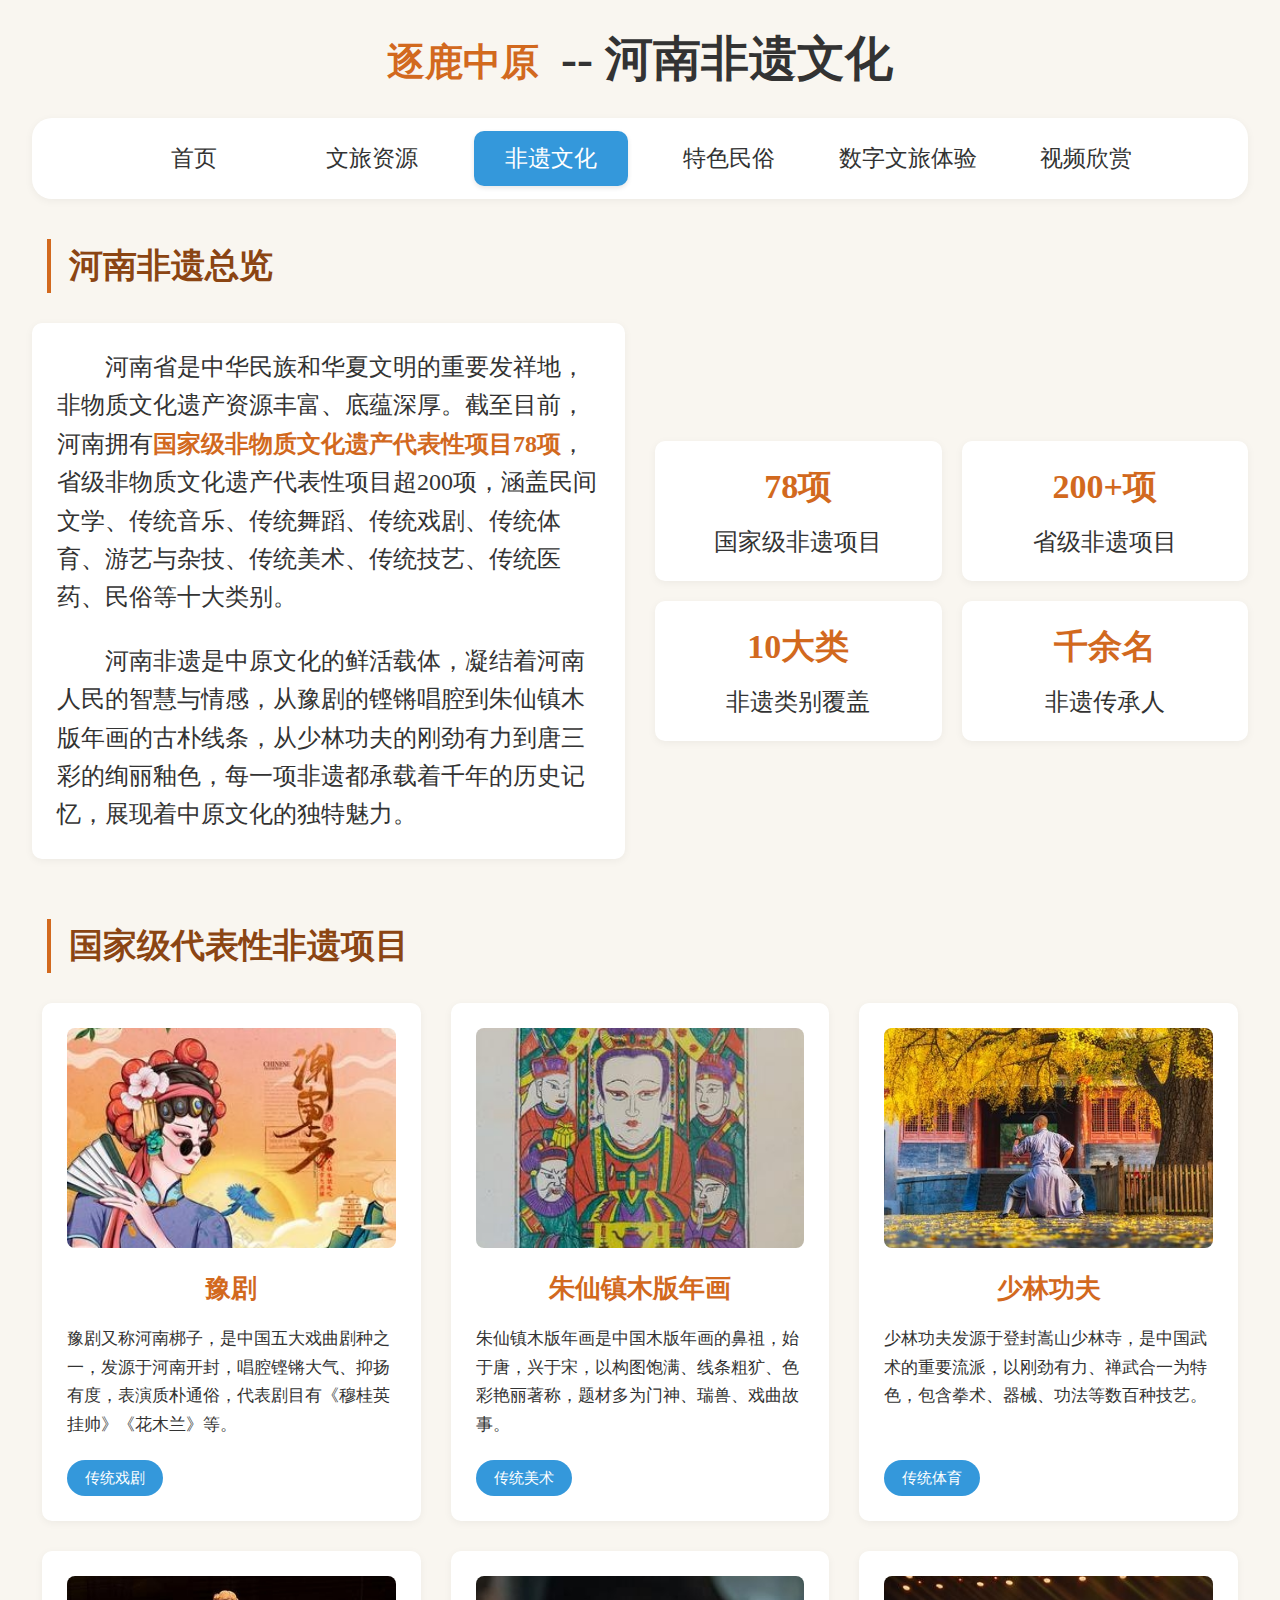
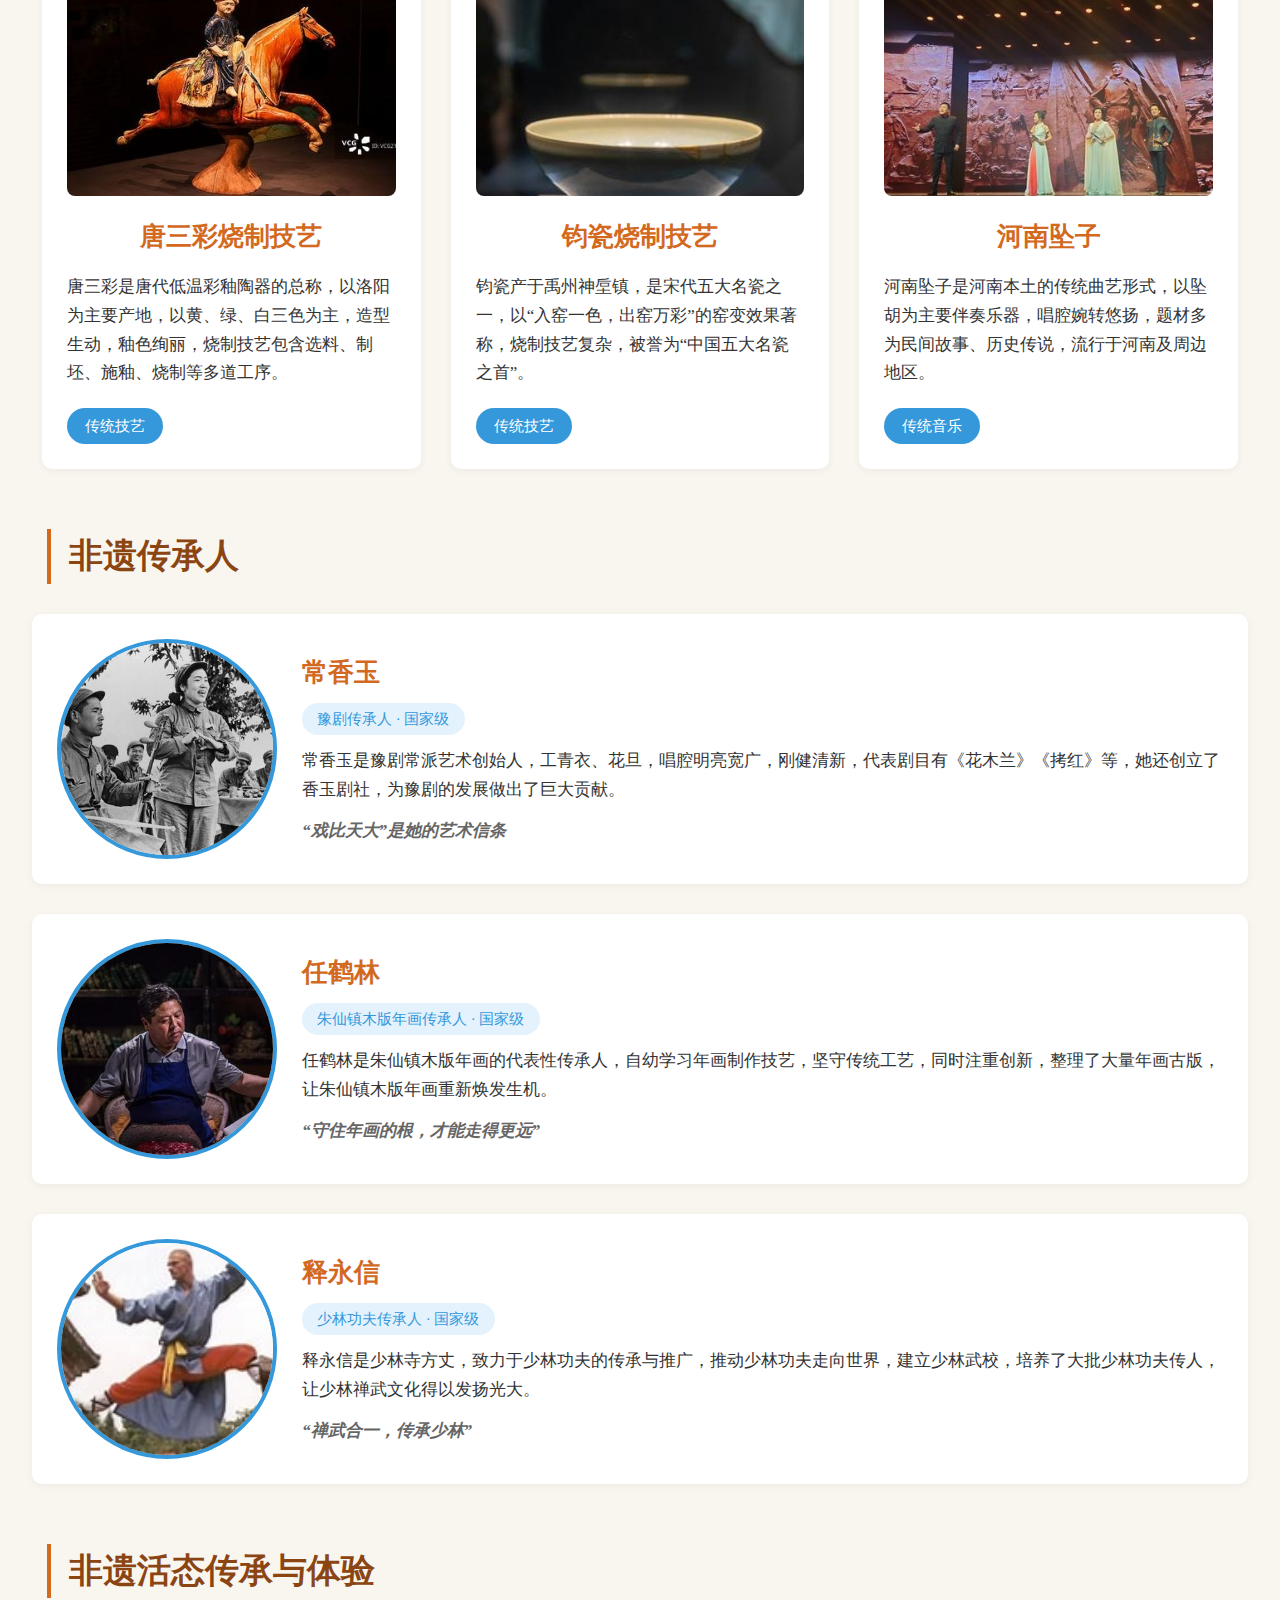
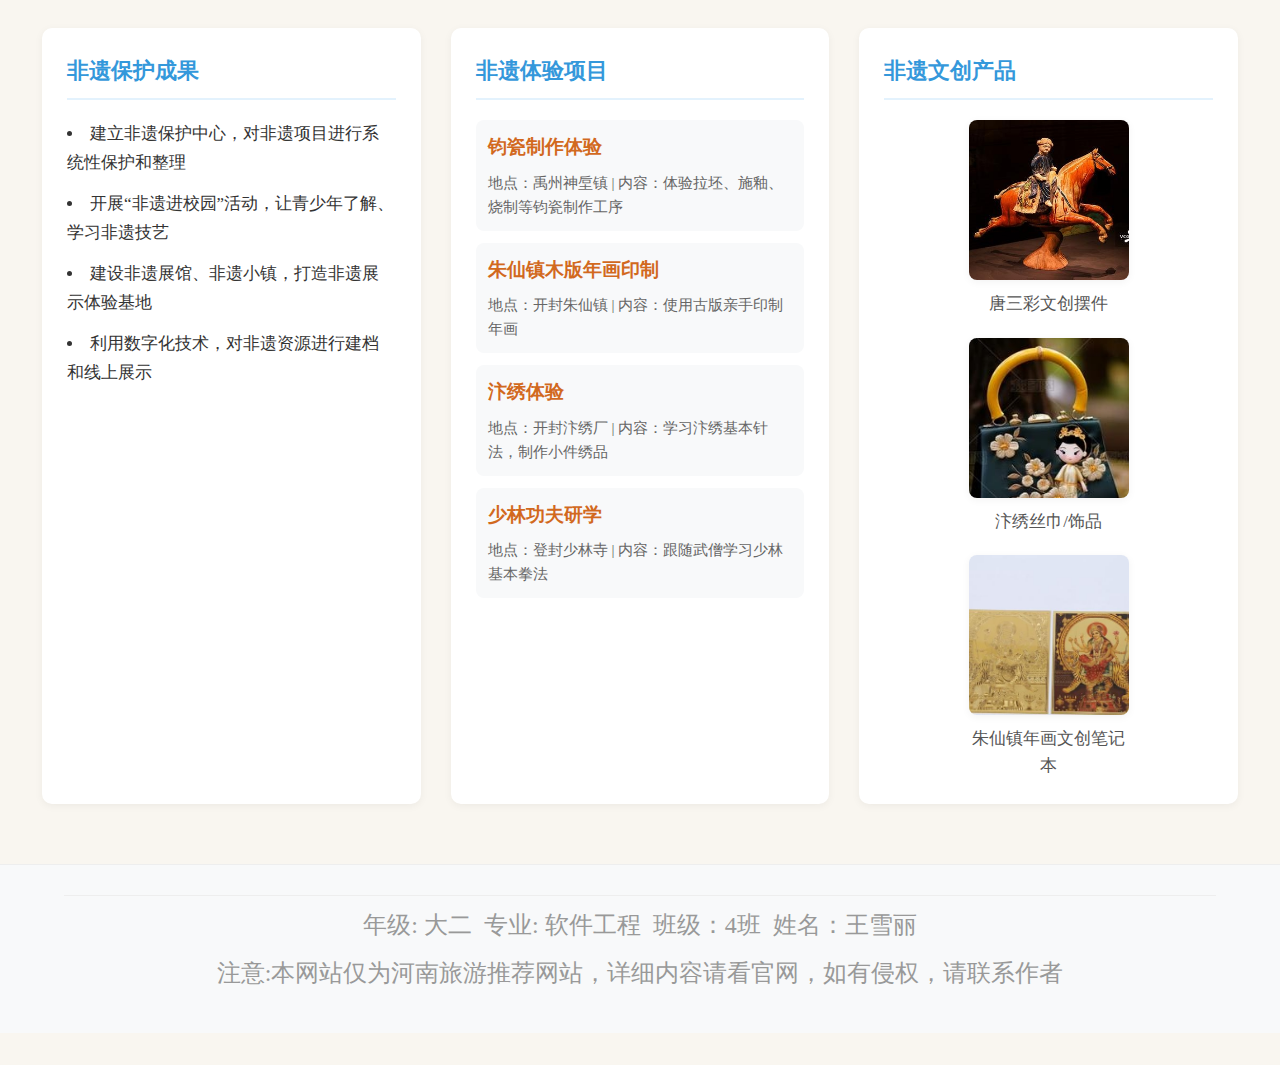
<file: 2434120408王雪丽/h2.html>
<!DOCTYPE html PUBLIC "-//W3C//DTD XHTML 1.0 Transitional//EN" "http://www.w3.org/TR/xhtml1/DTD/xhtml1-transitional.dtd">
<html xmlns="http://www.w3.org/1999/xhtml">
<head>
<meta http-equiv="Content-Type" content="text/html; charset=utf-8" />
<title>河南非遗文化 - 千年传承，活态新生</title>
<!-- 提前加载基础样式，避免闪屏 -->
<link href="css/h2.css" type="text/css" rel="stylesheet">
</head>
<body>
    <!-- 页面头部区域（语义化 + 统一风格） -->
    <div class="header">
        <div class="title">
            <p><span class="title-tag">逐鹿中原</span> -- 河南非遗文化</p>
        </div>
        <!-- 主导航栏（补充完整导航） -->
        <div class="nav">
            <ul>
                <li><a href="index.html">首页</a></li>
                <li><a href="h1.html">文旅资源</a></li>
                <li><a href="h2.html" class="active">非遗文化</a></li>
                <li><a href="h3.html">特色民俗</a></li>
                <li><a href="h4.html">数字文旅体验</a></li>
                <li><a href="video.html">视频欣赏</a></li>
            </ul>
        </div>
    </div>

    <!-- 非遗总览区域（结构优化 + 交互增强） -->
    <section class="overview">
        <h2>河南非遗总览</h2>
        <div class="overview-content">
            <div class="overview-text">
                <p>河南省是中华民族和华夏文明的重要发祥地，非物质文化遗产资源丰富、底蕴深厚。截至目前，河南拥有<strong>国家级非物质文化遗产代表性项目78项</strong>，省级非物质文化遗产代表性项目超200项，涵盖民间文学、传统音乐、传统舞蹈、传统戏剧、传统体育、游艺与杂技、传统美术、传统技艺、传统医药、民俗等十大类别。</p>
                <p>河南非遗是中原文化的鲜活载体，凝结着河南人民的智慧与情感，从豫剧的铿锵唱腔到朱仙镇木版年画的古朴线条，从少林功夫的刚劲有力到唐三彩的绚丽釉色，每一项非遗都承载着千年的历史记忆，展现着中原文化的独特魅力。</p>
            </div>
            <div class="overview-data">
                <div class="data-item">
                    <h3>78项</h3>
                    <p>国家级非遗项目</p>
                </div>
                <div class="data-item">
                    <h3>200+项</h3>
                    <p>省级非遗项目</p>
                </div>
                <div class="data-item">
                    <h3>10大类</h3>
                    <p>非遗类别覆盖</p>
                </div>
                <div class="data-item">
                    <h3>千余名</h3>
                    <p>非遗传承人</p>
                </div>
            </div>
        </div>
    </section>

    <!-- 国家级非遗项目区域（Grid布局 + 懒加载） -->
    <section class="heritage-list">
        <h2>国家级代表性非遗项目</h2>
        <div class="card-container">
            <div class="card">
                <img src="images/h2/h2.1.jpg" alt="豫剧" class="card-img" loading="lazy">
                <h3>豫剧</h3>
                <p>豫剧又称河南梆子，是中国五大戏曲剧种之一，发源于河南开封，唱腔铿锵大气、抑扬有度，表演质朴通俗，代表剧目有《穆桂英挂帅》《花木兰》等。</p>
                <span class="card-tag">传统戏剧</span>
            </div>
            <div class="card">
                <img src="images/h2/h2.2.jpg" alt="朱仙镇木版年画" class="card-img" loading="lazy">
                <h3>朱仙镇木版年画</h3>
                <p>朱仙镇木版年画是中国木版年画的鼻祖，始于唐，兴于宋，以构图饱满、线条粗犷、色彩艳丽著称，题材多为门神、瑞兽、戏曲故事。</p>
                <span class="card-tag">传统美术</span>
            </div>
            <div class="card">
                <img src="images/h2/h2.3.jpg" alt="少林功夫" class="card-img" loading="lazy">
                <h3>少林功夫</h3>
                <p>少林功夫发源于登封嵩山少林寺，是中国武术的重要流派，以刚劲有力、禅武合一为特色，包含拳术、器械、功法等数百种技艺。</p>
                <span class="card-tag">传统体育</span>
            </div>
            <div class="card">
                <img src="images/h2/h2.4.jpg" alt="唐三彩烧制技艺" class="card-img" loading="lazy">
                <h3>唐三彩烧制技艺</h3>
                <p>唐三彩是唐代低温彩釉陶器的总称，以洛阳为主要产地，以黄、绿、白三色为主，造型生动，釉色绚丽，烧制技艺包含选料、制坯、施釉、烧制等多道工序。</p>
                <span class="card-tag">传统技艺</span>
            </div>
            <div class="card">
                <img src="images/h2/h2.5.jpg" alt="钧瓷烧制技艺" class="card-img" loading="lazy">
                <h3>钧瓷烧制技艺</h3>
                <p>钧瓷产于禹州神垕镇，是宋代五大名瓷之一，以“入窑一色，出窑万彩”的窑变效果著称，烧制技艺复杂，被誉为“中国五大名瓷之首”。</p>
                <span class="card-tag">传统技艺</span>
            </div>
            <div class="card">
                <img src="images/h2/h2.6.jpg" alt="河南坠子" class="card-img" loading="lazy">
                <h3>河南坠子</h3>
                <p>河南坠子是河南本土的传统曲艺形式，以坠胡为主要伴奏乐器，唱腔婉转悠扬，题材多为民间故事、历史传说，流行于河南及周边地区。</p>
                <span class="card-tag">传统音乐</span>
            </div>
        </div>
    </section>

    <!-- 非遗传承人区域（布局优化 + 交互增强） -->
    <section class="inheritor">
        <h2>非遗传承人</h2>
        <div class="inheritor-list">
            <div class="inheritor-item">
                <img src="images/h2/h2.7.jpg" alt="常香玉" class="inheritor-img" loading="lazy">
                <div class="inheritor-info">
                    <h3>常香玉</h3>
                    <span class="info-tag">豫剧传承人 · 国家级</span>
                    <p>常香玉是豫剧常派艺术创始人，工青衣、花旦，唱腔明亮宽广，刚健清新，代表剧目有《花木兰》《拷红》等，她还创立了香玉剧社，为豫剧的发展做出了巨大贡献。</p>
                    <p class="slogan">“戏比天大”是她的艺术信条</p>
                </div>
            </div>
            <div class="inheritor-item">
                <img src="images/h2/h2.8.jpg" alt="任鹤林" class="inheritor-img" loading="lazy">
                <div class="inheritor-info">
                    <h3>任鹤林</h3>
                    <span class="info-tag">朱仙镇木版年画传承人 · 国家级</span>
                    <p>任鹤林是朱仙镇木版年画的代表性传承人，自幼学习年画制作技艺，坚守传统工艺，同时注重创新，整理了大量年画古版，让朱仙镇木版年画重新焕发生机。</p>
                    <p class="slogan">“守住年画的根，才能走得更远”</p>
                </div>
            </div>
            <div class="inheritor-item">
                <img src="images/h2/h2.9.jpg" alt="释永信" class="inheritor-img" loading="lazy">
                <div class="inheritor-info">
                    <h3>释永信</h3>
                    <span class="info-tag">少林功夫传承人 · 国家级</span>
                    <p>释永信是少林寺方丈，致力于少林功夫的传承与推广，推动少林功夫走向世界，建立少林武校，培养了大批少林功夫传人，让少林禅武文化得以发扬光大。</p>
                    <p class="slogan">“禅武合一，传承少林”</p>
                </div>
            </div>
        </div>
    </section>

    <!-- 非遗活态传承区域（Grid优化 + 视觉增强） -->
    <section class="experience">
        <h2>非遗活态传承与体验</h2>
        <div class="experience-content">
            <div class="experience-item protection">
                <h3>非遗保护成果</h3>
                <ul>
                    <li>建立非遗保护中心，对非遗项目进行系统性保护和整理</li>
                    <li>开展“非遗进校园”活动，让青少年了解、学习非遗技艺</li>
                    <li>建设非遗展馆、非遗小镇，打造非遗展示体验基地</li>
                    <li>利用数字化技术，对非遗资源进行建档和线上展示</li>
                </ul>
            </div>
            <div class="experience-item activity">
                <h3>非遗体验项目</h3>
                <div class="activity-list">
                    <div class="activity-item">
                        <h4>钧瓷制作体验</h4>
                        <p>地点：禹州神垕镇 | 内容：体验拉坯、施釉、烧制等钧瓷制作工序</p>
                    </div>
                    <div class="activity-item">
                        <h4>朱仙镇木版年画印制</h4>
                        <p>地点：开封朱仙镇 | 内容：使用古版亲手印制年画</p>
                    </div>
                    <div class="activity-item">
                        <h4>汴绣体验</h4>
                        <p>地点：开封汴绣厂 | 内容：学习汴绣基本针法，制作小件绣品</p>
                    </div>
                    <div class="activity-item">
                        <h4>少林功夫研学</h4>
                        <p>地点：登封少林寺 | 内容：跟随武僧学习少林基本拳法</p>
                    </div>
                </div>
            </div>
            <div class="experience-item cultural">
                <h3>非遗文创产品</h3>
                <div class="cultural-list">
                    <div class="cultural-item">
                        <img src="images/h2/h2.10.jpg" alt="唐三彩文创摆件" loading="lazy">
                        <p>唐三彩文创摆件</p>
                    </div>
                    <div class="cultural-item">
                        <img src="images/h2/h2.11.jpg" alt="汴绣丝巾/饰品" loading="lazy">
                        <p>汴绣丝巾/饰品</p>
                    </div>
                    <div class="cultural-item">
                        <img src="images/h2/h2.12.jpg" alt="木版年画文创" loading="lazy">
                        <p>朱仙镇年画文创笔记本</p>
                    </div>
                </div>
            </div>
        </div>
    </section>

    <!-- 页脚容器 -->
    <div id="footer-container"></div>

    <!-- 回到顶部按钮（新增） -->
    <button id="backToTop" class="back-to-top">↑</button>

    <!-- 脚本加载区（统一放到底部，提升性能） -->
    <script src="js/load-html.js" type="text/javascript"></script>
    <script type="text/javascript">
        // 1. 加载底部（兼容ES5 + 容错）
        window.onload = function() {
            // 加载底部
            if (typeof loadFooter === 'function') {
                loadFooter('footer-container');
            } else {
                alert('加载底部失败：未找到loadFooter函数！');
            }

            // 2. 回到顶部功能（补充实现）
            var backToTopBtn = document.getElementById('backToTop');
            window.onscroll = function() {
                backToTopBtn.style.display = window.pageYOffset > 300 ? 'block' : 'none';
            };
            backToTopBtn.onclick = function() {
                if ('scrollBehavior' in document.documentElement.style) {
                    window.scrollTo({top: 0, behavior: 'smooth'});
                } else {
                    var timer = setInterval(function() {
                        window.scrollTo(0, window.pageYOffset - 50);
                        if (window.pageYOffset <= 0) clearInterval(timer);
                    }, 10);
                }
            };
        }
    </script>
</body>
</html>
</file>
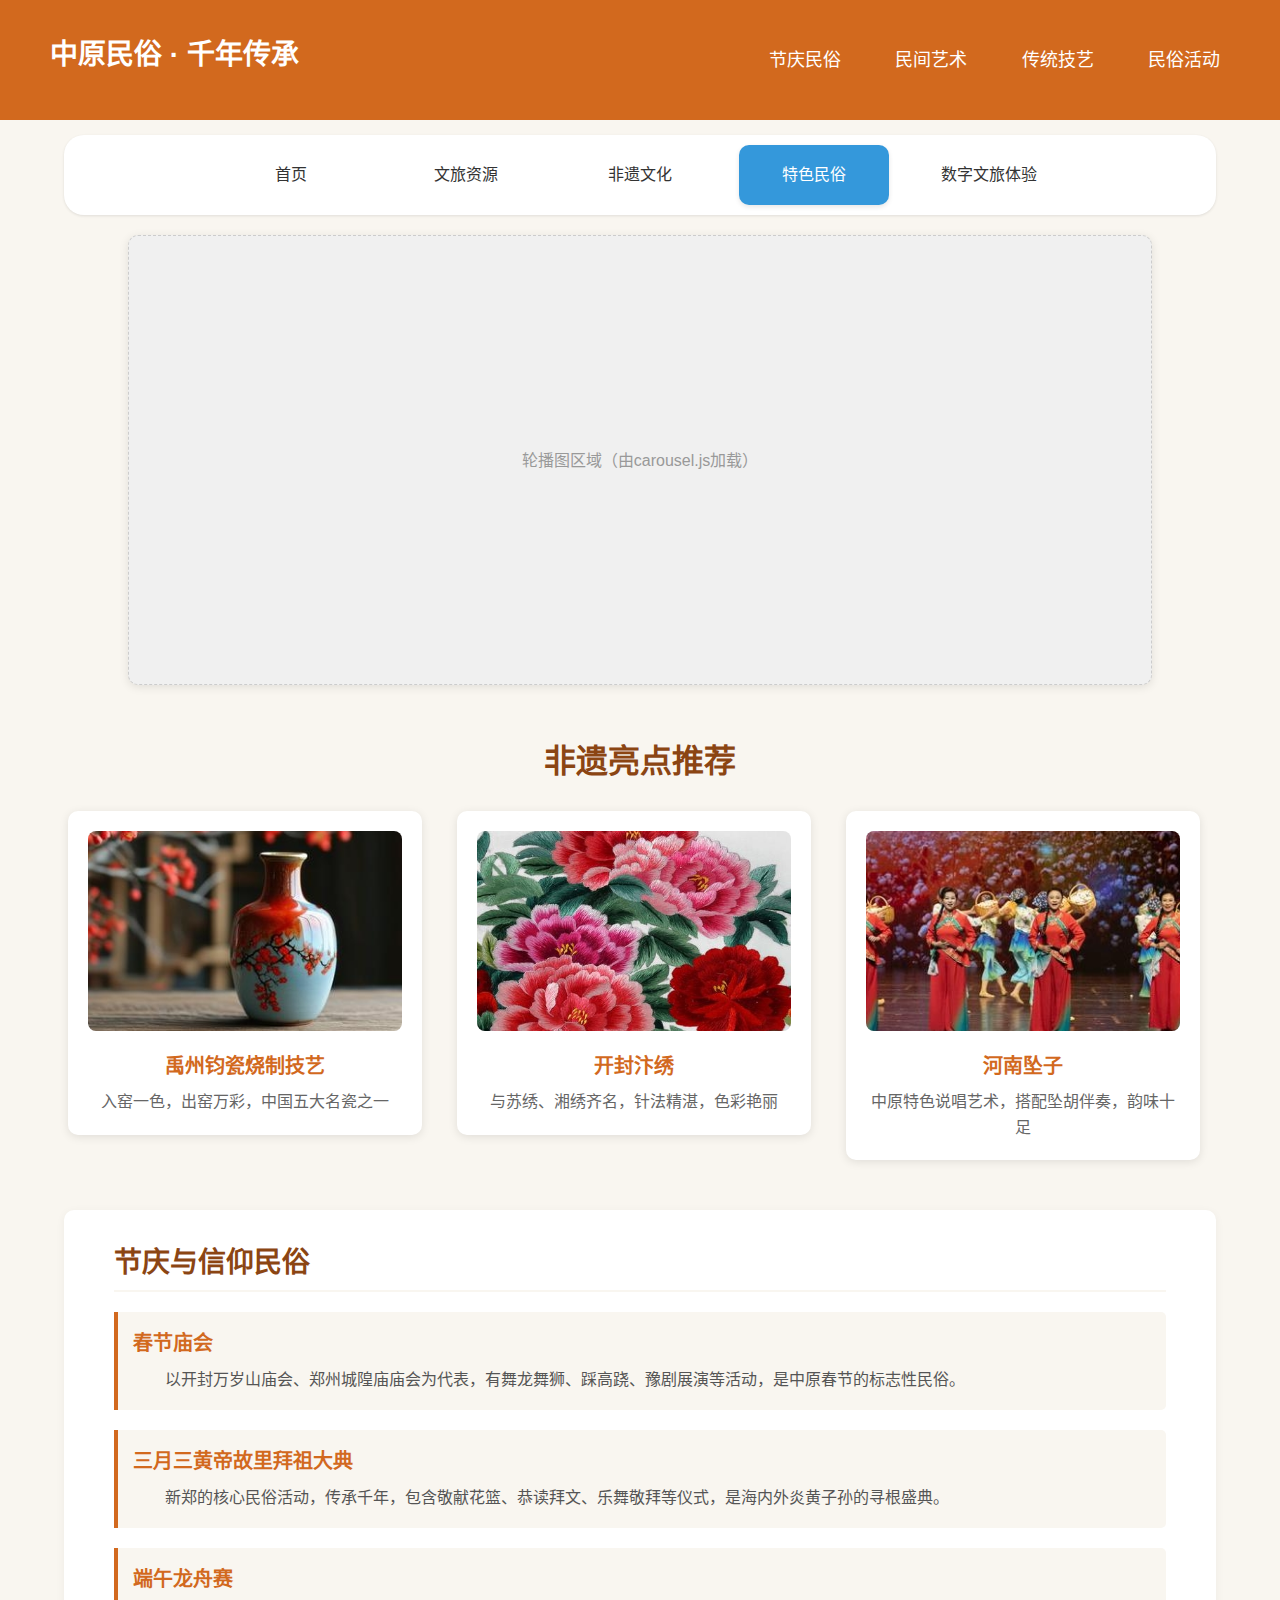
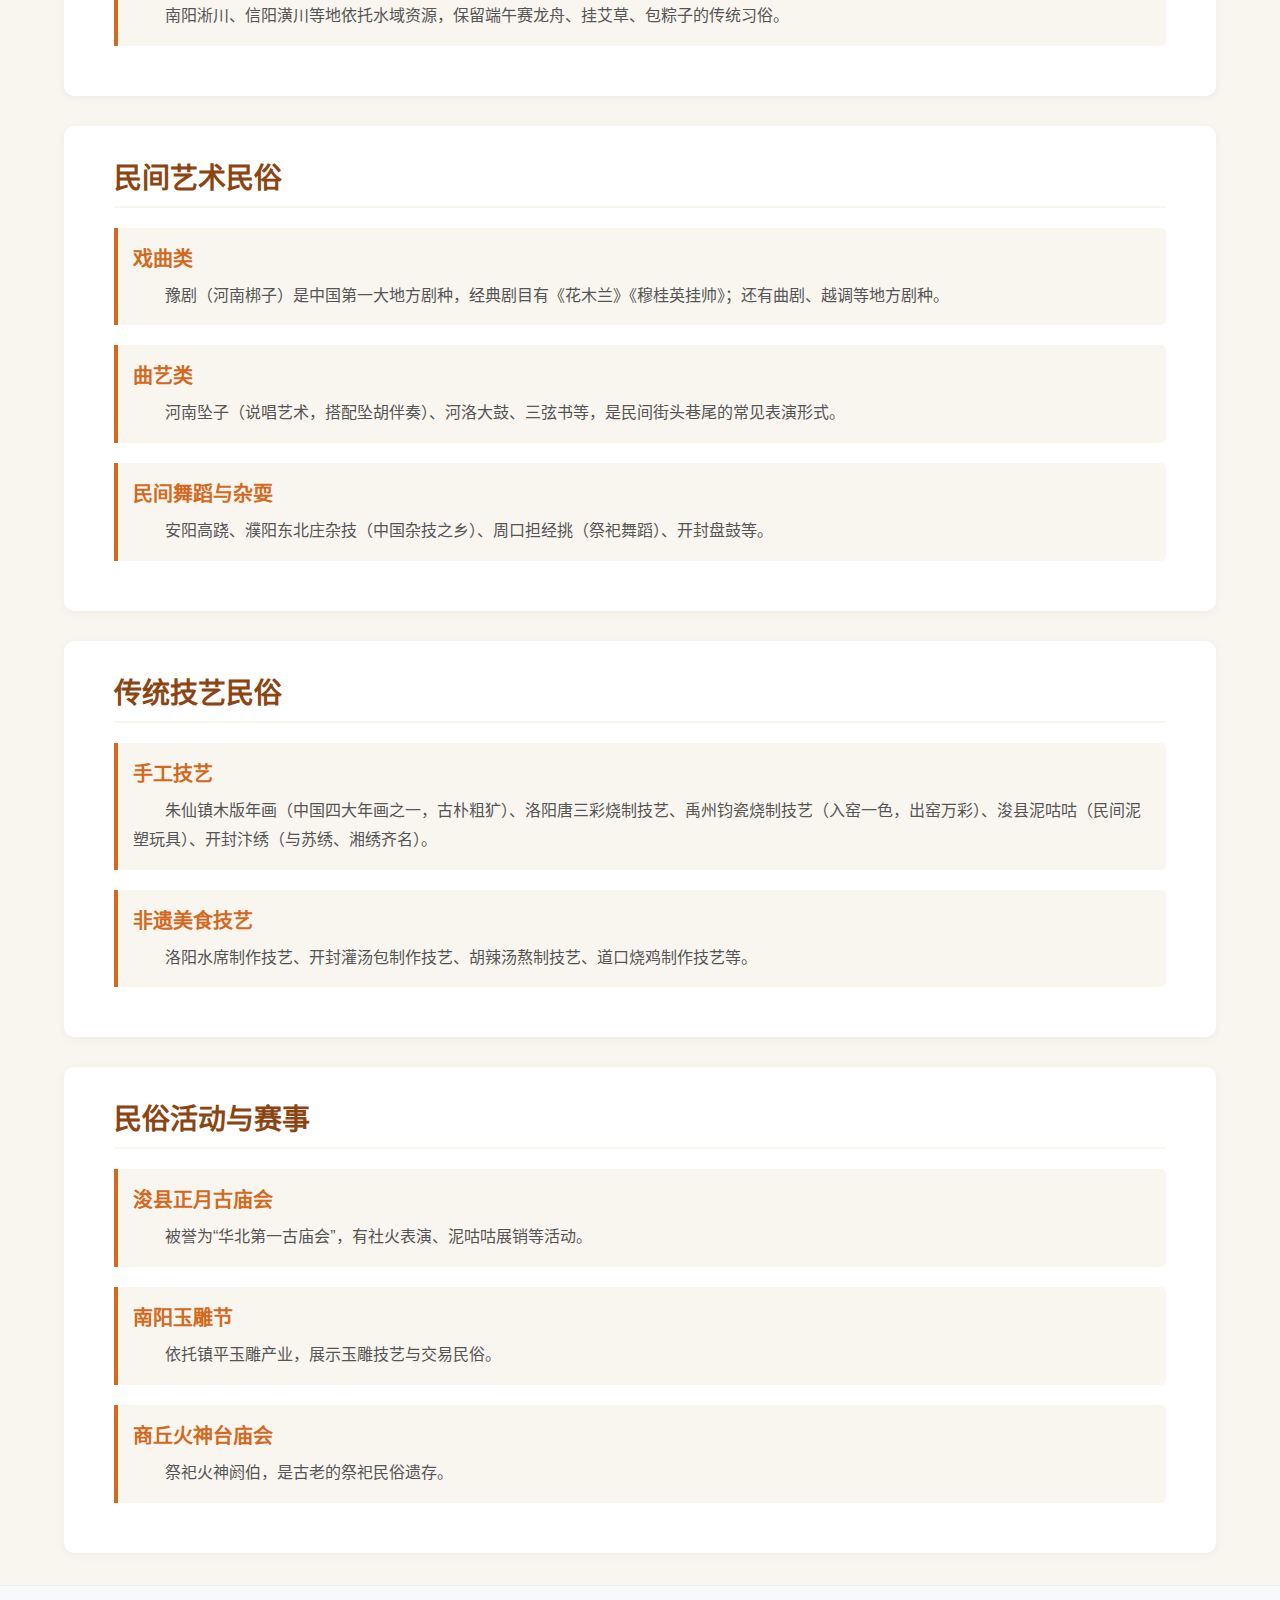
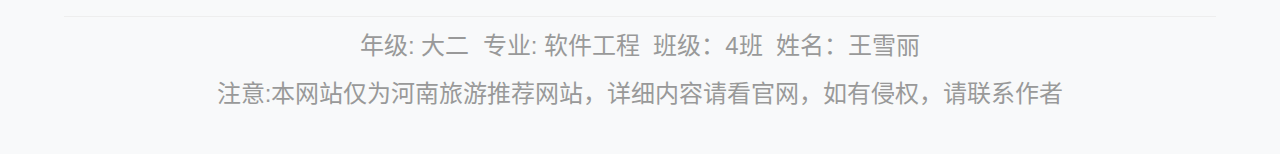
<file: 2434120408王雪丽/h3.html>
<!DOCTYPE html>
<html lang="zh-CN">
<head>
    <meta charset="UTF-8">
    <!-- 适配Dreamweaver CS6视口，移除user-scalable避免预览异常 -->
    <meta name="viewport" content="width=device-width, initial-scale=1.0">
    <!-- 强制IE9+渲染模式，适配Dreamweaver预览 -->
    <meta http-equiv="X-UA-Compatible" content="IE=9,IE=10,IE=11,edge">
    <title>河南特色民俗文化 - 中原民俗 · 千年传承</title>
    <!-- 常规引入，移除preload避免Dreamweaver解析异常 -->
    <link href="css/h3.css" type="text/css" rel="stylesheet">
    <!-- Dreamweaver CS6兼容：同步加载JS，避免预览时脚本执行异常 -->
    <script src="js/carousel.js"></script>
    <script src="js/load-html.js"></script>
    <!-- SEO优化 -->
    <meta name="keywords" content="河南民俗,中原民俗,河南非遗,钧瓷,汴绣,豫剧,河南坠子,浚县庙会">
    <meta name="description" content="探索河南特色民俗文化，涵盖节庆民俗、民间艺术、传统技艺、民俗活动等，领略禹州钧瓷、开封汴绣、豫剧等非遗魅力。">
    <!-- Dreamweaver CS6布局修复：提前定义基础样式，避免设计视图错乱 -->
    <style type="text/css">
        /* 紧急修复Dreamweaver设计视图布局塌陷 */
        body {margin:0; padding:0; font-family:"宋体","微软雅黑",Arial;}
        .clearfix {zoom:1;}
        .clearfix:after {content:"."; display:block; height:0; clear:both; visibility:hidden;}
        /* 预览时轮播容器占位，避免Dreamweaver设计视图空白 */
        .carousel-wrap {min-height:450px; background:#f0f0f0; text-align:center; line-height:450px; color:#999; border:1px dashed #ccc;}
    </style>
</head>
<body>
    <!-- 头部：使用div兼容Dreamweaver CS6对语义标签的弱支持 -->
    <div class="header clearfix">
        <div class="logo">
            <h1>中原民俗 · 千年传承</h1>
        </div>
        <!-- 子导航：保留div结构，增强Dreamweaver编辑体验 -->
        <div class="nav-sub">
            <ul>
                <li><a href="#festival">节庆民俗</a></li>
                <li><a href="#art">民间艺术</a></li>
                <li><a href="#skill">传统技艺</a></li>
                <li><a href="#event">民俗活动</a></li>
            </ul>
        </div>
    </div>

    <!-- 主导航：保留div+ul结构，适配Dreamweaver可视化编辑 -->
    <div class="nav-main clearfix">
        <ul>
            <li><a href="index.html">首页</a></li>
            <li><a href="h1.html">文旅资源</a></li>
            <li><a href="h2.html">非遗文化</a></li>
            <li><a href="h3.html" class="active">特色民俗</a></li>
            <li><a href="h4.html">数字文旅体验</a></li>
        </ul>
    </div>

    <!-- 轮播图容器：添加占位文本，Dreamweaver设计视图可见 -->
    <div class="carousel-wrap">
        轮播图区域（由carousel.js加载）
    </div>

    <!-- 非遗亮点推荐：简化语义标签，适配Dreamweaver CS6 -->
    <div class="highlight clearfix">
        <h2>非遗亮点推荐</h2>
        <div class="highlight-list clearfix">
            <div class="highlight-item">
                <img src="images/h3/h3.1.jpg" alt="禹州钧瓷成品" title="禹州钧瓷烧制技艺" />
                <h3>禹州钧瓷烧制技艺</h3>
                <p>入窑一色，出窑万彩，中国五大名瓷之一</p>
            </div>
            <div class="highlight-item">
                <img src="images/h3/h3.2.jpg" alt="开封汴绣作品" title="开封汴绣" />
                <h3>开封汴绣</h3>
                <p>与苏绣、湘绣齐名，针法精湛，色彩艳丽</p>
            </div>
            <div class="highlight-item">
                <img src="images/h3/h3.3.jpg" alt="河南坠子表演" title="河南坠子" />
                <h3>河南坠子</h3>
                <p>中原特色说唱艺术，搭配坠胡伴奏，韵味十足</p>
            </div>
        </div>
    </div>

    <!-- 民俗分类详情：全部改用div，适配Dreamweaver CS6设计视图 -->
    <!-- 节庆民俗 -->
    <div id="festival" class="folklore-section">
        <h2>节庆与信仰民俗</h2>
        <div class="content-list">
            <div class="content-item">
                <h3>春节庙会</h3>
                <p>以开封万岁山庙会、郑州城隍庙庙会为代表，有舞龙舞狮、踩高跷、豫剧展演等活动，是中原春节的标志性民俗。</p>
            </div>
            <div class="content-item">
                <h3>三月三黄帝故里拜祖大典</h3>
                <p>新郑的核心民俗活动，传承千年，包含敬献花篮、恭读拜文、乐舞敬拜等仪式，是海内外炎黄子孙的寻根盛典。</p>
            </div>
            <div class="content-item">
                <h3>端午龙舟赛</h3>
                <p>南阳淅川、信阳潢川等地依托水域资源，保留端午赛龙舟、挂艾草、包粽子的传统习俗。</p>
            </div>
        </div>
    </div>

    <!-- 民间艺术 -->
    <div id="art" class="folklore-section">
        <h2>民间艺术民俗</h2>
        <div class="content-list">
            <div class="content-item">
                <h3>戏曲类</h3>
                <p>豫剧（河南梆子）是中国第一大地方剧种，经典剧目有《花木兰》《穆桂英挂帅》；还有曲剧、越调等地方剧种。</p>
            </div>
            <div class="content-item">
                <h3>曲艺类</h3>
                <p>河南坠子（说唱艺术，搭配坠胡伴奏）、河洛大鼓、三弦书等，是民间街头巷尾的常见表演形式。</p>
            </div>
            <div class="content-item">
                <h3>民间舞蹈与杂耍</h3>
                <p>安阳高跷、濮阳东北庄杂技（中国杂技之乡）、周口担经挑（祭祀舞蹈）、开封盘鼓等。</p>
            </div>
        </div>
    </div>

    <!-- 传统技艺 -->
    <div id="skill" class="folklore-section">
        <h2>传统技艺民俗</h2>
        <div class="content-list">
            <div class="content-item">
                <h3>手工技艺</h3>
                <p>朱仙镇木版年画（中国四大年画之一，古朴粗犷）、洛阳唐三彩烧制技艺、禹州钧瓷烧制技艺（入窑一色，出窑万彩）、浚县泥咕咕（民间泥塑玩具）、开封汴绣（与苏绣、湘绣齐名）。</p>
            </div>
            <div class="content-item">
                <h3>非遗美食技艺</h3>
                <p>洛阳水席制作技艺、开封灌汤包制作技艺、胡辣汤熬制技艺、道口烧鸡制作技艺等。</p>
            </div>
        </div>
    </div>

    <!-- 民俗活动与赛事 -->
    <div id="event" class="folklore-section">
        <h2>民俗活动与赛事</h2>
        <div class="content-list">
            <div class="content-item">
                <h3>浚县正月古庙会</h3>
                <p>被誉为“华北第一古庙会”，有社火表演、泥咕咕展销等活动。</p>
            </div>
            <div class="content-item">
                <h3>南阳玉雕节</h3>
                <p>依托镇平玉雕产业，展示玉雕技艺与交易民俗。</p>
            </div>
            <div class="content-item">
                <h3>商丘火神台庙会</h3>
                <p>祭祀火神阏伯，是古老的祭祀民俗遗存。</p>
            </div>
        </div>
    </div>

    <!-- 底部容器：保留div，适配Dreamweaver CS6 -->
    <div id="footer-container"></div>
    
    <!-- 脚本调用：简化容错，适配Dreamweaver CS6 JS解析 -->
    <script type="text/javascript">
        // Dreamweaver CS6兼容：延迟执行，确保DOM加载完成
        window.onload = function() {
            try {
                loadFooter('footer-container');
            } catch(e) {
                // 降级显示底部
                document.getElementById('footer-container').innerHTML = 
                    '<div class="footer"><p>© 2025 河南数字文旅 · 中原民俗文化传承</p></div>';
            }
        };
    </script>
</body>
</html>
</file>
<file: 2434120408王雪丽/css/h2.css>
@charset "utf-8";
/* 全局样式重置 + 基础配置（兼容Dreamweaver CS6） */
* {
    margin: 0;
    padding: 0;
    box-sizing: border-box;
    font-family: "华文行楷", STKaiti, SimSun, serif;
}

/* 全局容器统一：解决内容溢出、对齐问题 */
:root {
    --primary-color: #d2691e; /* 主色调-棕橙 */
    --secondary-color: #3498db; /* 辅助色-天蓝 */
    --bg-color: #f9f6f0; /* 背景色 */
    --white-color: #fff; /* 白色 */
    --text-color: #333; /* 文字主色 */
    --text-light: #666; /* 文字浅色 */
    --shadow-sm: 0 2px 8px rgba(0, 0, 0, 0.05); /* 小阴影 */
    --shadow-md: 0 5px 15px rgba(0, 0, 0, 0.1); /* 中阴影 */
    --shadow-lg: 0 8px 20px rgba(0, 0, 0, 0.1); /* 大阴影 */
    --radius-sm: 8px; /* 小圆角 */
    --radius-md: 10px; /* 中圆角 */
    --radius-lg: 20px; /* 大圆角 */
    --gap-sm: 10px; /* 小间距 */
    --gap-md: 20px; /* 中间距 */
    --gap-lg: 30px; /* 大间距 */
}

body {
    background-color: var(--bg-color);
    color: var(--text-color);
    padding-bottom: 2rem; /* 预留底部空间 */
    line-height: 1.6; /* 全局行高统一 */
}

a {
    text-decoration: none;
    color: var(--text-color);
    transition: all 0.3s ease;
}

ul {
    list-style: none;
}

/* ==========================================
   头部布局优化：更紧凑、居中、响应式
   ========================================== */
.header {
    width: 95%; /* 扩大宽度，减少两侧留白 */
    max-width: 1600px; /* 提升最大宽度，适配大屏 */
    margin: 0 auto;
    padding: 15px 0; /* 减少上下内边距，更紧凑 */
}

.title {
    height: auto;
    text-align: center;
    font-size: clamp(28px, 4vw, 48px); /* 微调字号范围 */
    line-height: 1.2;
    padding: 15px 0;
    margin-bottom: 15px; /* 减少底部间距 */
    font-weight: bold; /* 标题加粗 */
}

.title-tag {
    font-size: clamp(22px, 3.5vw, 38px);
    color: var(--primary-color);
    margin-right: 10px; /* 增加与副标题间距 */
}

.nav {
    background-color: var(--white-color);
    border-radius: var(--radius-lg);
    height: auto;
    padding: 8px 0; /* 减少内边距 */
    margin-bottom: 25px; /* 增加与下方内容间距 */
    box-shadow: var(--shadow-sm);
}

.nav ul {
    display: flex;
    flex-wrap: wrap;
    justify-content: center;
    gap: 5px; /* 增加li之间的间距控制 */
}

.nav li {
    background-color: var(--white-color);
    width: clamp(100px, 12vw, 180px); /* 缩小导航项宽度，更紧凑 */
    height: 55px; /* 降低高度 */
    line-height: 55px;
    text-align: center;
    margin: 5px 10px; /* 减少左右间距 */
}

.nav a {
    display: block;
    width: 100%;
    height: 100%;
    border-radius: var(--radius-md);
    font-size: clamp(16px, 1.8vw, 28px); /* 微调字号 */
}

.nav a:hover,
.nav a.active {
    color: var(--white-color);
    background-color: var(--secondary-color);
    box-shadow: 0 2px 5px rgba(0, 0, 0, 0.1);
}

/* ==========================================
   非遗总览布局：文字与数据区更协调
   ========================================== */
.overview {
    width: 95%;
    max-width: 1600px;
    margin: 0 auto 60px; /* 增加底部间距，区分模块 */
}

.overview h2 {
    font-size: clamp(22px, 2.8vw, 34px);
    margin: 0 0 30px 15px; /* 减少顶部间距，增加左侧间距 */
    padding-left: 18px;
    border-left: 4px solid var(--primary-color);
    color: #8b4513;
    font-weight: bold;
}

.overview-content {
    display: flex;
    flex-wrap: wrap;
    gap: var(--gap-lg);
    align-items: stretch; /* 改为拉伸对齐，使文字和数据区高度一致 */
    justify-content: center;
}

.overview-text {
    flex: 1 1 450px; /* 弹性增长+基础宽度，更灵活 */
    font-size: clamp(17px, 1.9vw, 24px);
    background-color: var(--white-color);
    padding: 25px; /* 增加内边距，提升阅读体验 */
    border-radius: var(--radius-md);
    box-shadow: var(--shadow-sm);
    display: flex;
    flex-direction: column;
    justify-content: center; /* 文字垂直居中 */
}

.overview-text p {
    margin-bottom: 25px;
    text-indent: 2em;
}

.overview-text p:last-child {
    margin-bottom: 0; /* 最后一个段落取消底部间距 */
}

.overview-text strong {
    color: var(--primary-color);
    font-weight: bold;
}

.overview-data {
    flex: 1 1 450px; /* 与文字区对称 */
    display: grid;
    grid-template-columns: repeat(auto-fit, minmax(200px, 1fr)); /* 自适应列数 */
    gap: var(--gap-md);
    align-content: center; /* 数据项垂直居中 */
}

.data-item {
    height: 140px; /* 降低高度，更紧凑 */
    background-color: var(--white-color);
    border-radius: var(--radius-md);
    box-shadow: var(--shadow-sm);
    display: flex;
    flex-direction: column;
    justify-content: center;
    align-items: center;
    transition: all 0.3s ease;
}

.data-item:hover {
    transform: translateY(-5px);
    box-shadow: var(--shadow-md);
}

.data-item h3 {
    font-size: clamp(26px, 3.8vw, 34px);
    color: var(--primary-color);
    margin-bottom: 8px;
    font-weight: bold;
}

.data-item p {
    font-size: clamp(17px, 1.9vw, 28px);
    text-align: center;
}

/* ==========================================
   非遗项目卡片：强制2行3列布局（核心修改）
   ========================================== */
.heritage-list {
    width: 95%;
    max-width: 1600px;
    margin: 0 auto 60px;
}

.heritage-list h2 {
    font-size: clamp(22px, 2.8vw, 34px);
    margin: 0 0 30px 15px;
    padding-left: 18px;
    border-left: 4px solid var(--primary-color);
    color: #8b4513;
    font-weight: bold;
}

/* 核心修改：强制3列布局，固定2行（6个卡片刚好2行3列） */
.card-container {
    display: grid;
    grid-template-columns: repeat(3, 1fr); /* 强制3列，无论屏幕大小 */
    grid-template-rows: repeat(2, 1fr);    /* 强制2行 */
    gap: var(--gap-lg);
    padding: 0 10px;
    max-width: 1500px; /* 限制最大宽度，避免卡片过宽 */
    margin: 0 auto;    /* 居中显示 */
}

.card {
    background-color: var(--white-color);
    border-radius: var(--radius-md);
    box-shadow: var(--shadow-sm);
    padding: 25px; /* 增加内边距 */
    transition: all 0.3s ease;
    display: flex;
    flex-direction: column;
    height: 100%; /* 强制卡片高度一致 */
}

.card:hover {
    transform: translateY(-8px); /* 增大hover位移，更明显 */
    box-shadow: var(--shadow-lg);
}

.card-img {
    width: 100%;
    height: 220px; /* 增加图片高度，视觉更饱满 */
    object-fit: cover;
    border-radius: var(--radius-sm);
    margin-bottom: 20px;
    transition: transform 0.3s ease;
}

.card:hover .card-img {
    transform: scale(1.03); /* 增大缩放比例 */
}

.card h3 {
    font-size: clamp(22px, 2.8vw, 26px);
    text-align: center;
    margin-bottom: 15px;
    color: var(--primary-color);
    font-weight: bold;
}

.card p {
    font-size: clamp(15px, 1.7vw, 17px);
    line-height: 1.7; /* 增加行高，提升阅读体验 */
    margin-bottom: 20px;
    flex: 1; /* 文字区域填充剩余空间，保证标签位置一致 */
}

.card-tag {
    display: inline-block;
    padding: 6px 18px; /* 增大内边距 */
    background-color: var(--secondary-color);
    color: var(--white-color);
    border-radius: var(--radius-lg);
    font-size: 15px;
    align-self: flex-start;
    font-weight: 500;
}

/* ==========================================
   传承人区域：布局更舒展，信息层级更清晰
   ========================================== */
.inheritor {
    width: 95%;
    max-width: 1600px;
    margin: 0 auto 60px;
}

.inheritor h2 {
    font-size: clamp(22px, 2.8vw, 34px);
    margin: 0 0 30px 15px;
    padding-left: 18px;
    border-left: 4px solid var(--primary-color);
    color: #8b4513;
    font-weight: bold;
}

.inheritor-list {
    display: flex;
    flex-direction: column;
    gap: 30px; /* 增大传承人项间距 */
}

.inheritor-item {
    display: flex;
    flex-wrap: wrap;
    gap: 25px; /* 增大头像与信息间距 */
    background-color: var(--white-color);
    border-radius: var(--radius-md);
    padding: 25px; /* 增加内边距 */
    box-shadow: var(--shadow-sm);
    transition: all 0.3s ease;
    align-items: center;
}

.inheritor-item:hover {
    transform: translateY(-5px);
    box-shadow: var(--shadow-lg);
}

.inheritor-img {
    width: 220px; /* 增大头像尺寸 */
    height: 220px;
    border-radius: 50%;
    object-fit: cover;
    border: 4px solid var(--secondary-color); /* 增粗边框 */
    flex-shrink: 0;
    transition: transform 0.3s ease;
}

.inheritor-item:hover .inheritor-img {
    transform: scale(1.08); /* 增大头像缩放 */
}

.inheritor-info {
    flex: 1 1 400px; /* 增大基础宽度，信息区更宽 */
}

.inheritor-info h3 {
    font-size: clamp(22px, 2.8vw, 26px);
    margin-bottom: 10px;
    color: var(--primary-color);
    font-weight: bold;
}

.info-tag {
    display: inline-block;
    padding: 4px 15px; /* 增大内边距 */
    background-color: #e3f2fd;
    color: var(--secondary-color);
    border-radius: 18px; /* 增大圆角 */
    font-size: 15px;
    margin-bottom: 12px;
    font-weight: 500;
}

.inheritor-info p {
    font-size: clamp(15px, 1.7vw, 17px);
    line-height: 1.7;
    margin-bottom: 12px;
}

.inheritor-info p:last-child {
    margin-bottom: 0;
}

.slogan {
    font-style: italic;
    color: var(--text-light);
    font-weight: bold;
    font-size: 16px; /* 固定标语字号 */
}

/* ==========================================
   活态传承区域：三列布局更均衡，视觉更统一
   ========================================== */
.experience {
    width: 95%;
    max-width: 1600px;
    margin: 0 auto 60px;
}

.experience h2 {
    font-size: clamp(22px, 2.8vw, 34px);
    margin: 0 0 30px 15px;
    padding-left: 18px;
    border-left: 4px solid var(--primary-color);
    color: #8b4513;
    font-weight: bold;
}

.experience-content {
    display: grid;
    grid-template-columns: repeat(auto-fit, minmax(320px, 1fr)); /* 与非遗卡片基础宽度一致 */
    gap: var(--gap-lg);
    padding: 0 10px;
}

.experience-item {
    background-color: var(--white-color);
    border-radius: var(--radius-md);
    padding: 25px;
    box-shadow: var(--shadow-sm);
    transition: all 0.3s ease;
    height: 100%; /* 强制高度一致 */
    display: flex;
    flex-direction: column;
}

.experience-item:hover {
    transform: translateY(-8px);
    box-shadow: var(--shadow-lg);
}

.experience-item h3 {
    font-size: clamp(19px, 2.3vw, 22px);
    margin-bottom: 20px;
    color: var(--secondary-color);
    padding-bottom: 10px;
    border-bottom: 2px solid #e3f2fd;
    font-weight: bold;
}

.experience-item ul {
    list-style: disc inside;
    flex: 1; /* 填充剩余空间，使列表垂直居中 */
}

.experience-item ul li {
    font-size: clamp(15px, 1.7vw, 17px);
    line-height: 1.7;
    margin-bottom: 12px;
}

.experience-item ul li:last-child {
    margin-bottom: 0;
}

.activity-list {
    display: flex;
    flex-direction: column;
    gap: 12px; /* 增大体验项间距 */
    flex: 1;
}

.activity-item {
    background-color: #f8f9fa;
    padding: 12px; /* 增加内边距 */
    border-radius: var(--radius-sm);
    transition: transform 0.3s ease;
}

.activity-item:hover {
    transform: translateX(8px); /* 增大右移距离 */
    box-shadow: var(--shadow-sm); /* 增加hover阴影 */
}

.activity-item h4 {
    font-size: clamp(17px, 1.9vw, 19px);
    margin-bottom: 8px;
    color: var(--primary-color);
    font-weight: bold;
}

.activity-item p {
    font-size: clamp(14px, 1.5vw, 15px);
    color: var(--text-light);
    line-height: 1.6;
}

.cultural-list {
    display: flex;
    flex-wrap: wrap;
    gap: 20px; /* 增大文创项间距 */
    justify-content: center;
    align-items: center;
    flex: 1;
}

.cultural-item {
    text-align: center;
    transition: transform 0.3s ease;
    width: 160px; /* 固定文创项宽度，更规整 */
}

.cultural-item:hover {
    transform: translateY(-8px);
}

.cultural-item img {
    width: 160px; /* 增大文创图片尺寸 */
    height: 160px;
    object-fit: cover;
    border-radius: var(--radius-sm);
    margin-bottom: 10px;
    box-shadow: var(--shadow-sm);
    transition: transform 0.3s ease;
}

.cultural-item:hover img {
    transform: scale(1.05);
}

.cultural-item p {
    font-size: clamp(15px, 1.7vw, 17px);
    color: #555;
    font-weight: 500;
}

/* ==========================================
   回到顶部按钮：样式优化，交互更友好
   ========================================== */
.back-to-top {
    position: fixed;
    bottom: 2.5rem;
    right: 2.5rem;
    width: 3.2rem;
    height: 3.2rem;
    border-radius: 50%;
    background-color: var(--primary-color);
    color: var(--white-color);
    border: none;
    font-size: 1.6rem;
    cursor: pointer;
    box-shadow: 0 4px 12px rgba(0, 0, 0, 0.2); /* 增强阴影 */
    transition: all 0.3s ease;
    z-index: 999;
    display: none;
}

.back-to-top:hover {
    background-color: #b35817;
    transform: translateY(-3px); /* hover轻微上移 */
}

/* ==========================================
   响应式适配：精准适配不同屏幕尺寸
   ========================================== */
/* 大屏平板/小屏电脑 (1200px以下) */
@media (max-width: 1200px) {
    .header {
        width: 98%;
    }
    .overview, .heritage-list, .inheritor, .experience {
        width: 98%;
    }
    .inheritor-img {
        width: 200px;
        height: 200px;
    }
    .cultural-item {
        width: 150px;
    }
    .cultural-item img {
        width: 150px;
        height: 150px;
    }
    /* 小屏电脑仍保持3列，仅缩小间距 */
    .card-container {
        gap: var(--gap-md);
        max-width: 1200px;
    }
}

/* 平板 (768px以下) */
@media (max-width: 768px) {
    .overview-content {
        gap: var(--gap-md);
    }
    .overview-text, .overview-data {
        flex: 1 1 100%; /* 强制1列 */
    }
    .overview-data {
        grid-template-columns: repeat(2, 1fr); /* 平板保持2列 */
    }
    .data-item {
        height: 120px;
    }
    .inheritor-item {
        padding: 20px;
    }
    .inheritor-img {
        width: 180px;
        height: 180px;
        margin: 0 auto; /* 头像居中 */
    }
    .inheritor-info {
        flex: 1 1 100%;
    }
    .back-to-top {
        bottom: 2rem;
        right: 2rem;
        width: 3rem;
        height: 3rem;
        font-size: 1.5rem;
    }
    /* 平板改为2列（仍保证2行，6个卡片→3行2列，视觉更适配） */
    .card-container {
        grid-template-columns: repeat(2, 1fr);
        grid-template-rows: repeat(3, 1fr);
    }
}

/* 手机 (480px以下) */
@media (max-width: 480px) {
    .header {
        padding: 10px 0;
    }
    .title {
        padding: 10px 0;
        font-size: clamp(24px, 5vw, 40px);
    }
    .nav li {
        width: 100%;
        margin: 3px 0;
        height: 50px;
        line-height: 50px;
    }
    .overview-data {
        grid-template-columns: 1fr; /* 手机1列 */
    }
    .data-item {
        height: 110px;
    }
    /* 手机强制1列，保证显示完整 */
    .card-container {
        grid-template-columns: 1fr;
        grid-template-rows: repeat(6, 1fr);
        padding: 0 5px;
    }
    .card {
        padding: 20px;
    }
    .card-img {
        height: 200px;
    }
    .inheritor-img {
        width: 150px;
        height: 150px;
    }
    .cultural-item {
        width: 100%; /* 文创项全屏宽 */
    }
    .cultural-item img {
        width: 120px;
        height: 120px;
    }
    .back-to-top {
        bottom: 1.5rem;
        right: 1.5rem;
        width: 2.8rem;
        height: 2.8rem;
        font-size: 1.4rem;
    }
}

/* 极小屏手机 (375px以下) */
@media (max-width: 375px) {
    .overview-text, .inheritor-info {
        padding: 15px;
    }
    .card, .experience-item {
        padding: 15px;
    }
    .card-img {
        height: 180px;
    }
}
</file>
<file: 2434120408王雪丽/css/h3.css>
@charset "utf-8";
/* 适配Dreamweaver CS6的河南民俗页面样式 */
/* 核心：兼容IE9+、Dreamweaver设计视图、可视化编辑 */

/* ========== 基础重置（Dreamweaver CS6适配） ========== */
* {
    margin: 0;
    padding: 0;
    box-sizing: border-box;
    -webkit-box-sizing: border-box;
    -moz-box-sizing: border-box;
}

/* Dreamweaver CS6核心修复：清除浮动 */
.clearfix {
    zoom: 1; /* IE/Dreamweaver触发hasLayout */
}
.clearfix:after {
    content: ".";
    display: block;
    height: 0;
    clear: both;
    visibility: hidden;
}

body {
    font-family: "宋体", "Microsoft Yahei", "STKaiti", serif; /* 优先宋体，适配Dreamweaver */
    color: #333;
    background-color: #f9f6f0;
    overflow-x: hidden;
}

a {
    text-decoration: none;
    color: #333;
    -webkit-transition: all 0.3s ease;
    -moz-transition: all 0.3s ease;
    transition: all 0.3s ease;
}

ul {
    list-style: none;
}

img {
    border: 0; /* Dreamweaver CS6移除图片默认边框 */
    max-width: 100%;
}

/* ========== 头部样式（Dreamweaver布局优化） ========== */
.header {
    background-color: #d2691e;
    padding: 15px 50px;
    color: #fff;
    min-height: 80px;
    /* Dreamweaver兼容：放弃flex，改用浮动 */
}
.logo {
    float: left;
    line-height: 80px; /* 垂直居中 */
}
.logo h1 {
    font-size: 28px; /* 固定字号，避免Dreamweaver预览异常 */
    font-size: clamp(20px, 3vw, 28px)\9;
}
.nav-sub {
    float: right;
    line-height: 80px;
}
.nav-sub ul li {
    display: inline-block;
    margin-left: 30px;
}
.nav-sub a {
    color: #fff;
    font-size: 18px;
    padding: 5px 10px;
    border-radius: 5px;
    display: inline-block;
}
.nav-sub a:hover {
    background-color: #8b4513;
    transform: scale(1.05);
    -webkit-transform: scale(1.05);
}

/* ========== 主导航样式（Dreamweaver可视化优化） ========== */
.nav-main {
    background-color: #fff;
    border-radius: 20px;
    max-width: 1500px;
    width: 90%;
    margin: 15px auto;
    padding: 10px 0;
    box-shadow: 0 1px 3px rgba(0,0,0,0.1);
    text-align: center; /* 替代flex，适配Dreamweaver */
}
.nav-main ul li {
    display: inline-block; /* 可视化编辑友好 */
    width: 150px; /* 固定宽度，避免布局错乱 */
    height: 60px;
    line-height: 60px;
    margin: 0 10px;
    text-align: center;
}
.nav-main a {
    display: block;
    width: 100%;
    height: 100%;
    border-radius: 10px;
}
.nav-main a:hover, .nav-main a.active {
    color: #fff;
    background-color: #3498db;
    box-shadow: 0 2px 5px rgba(0,0,0,0.1);
}

/* ========== 轮播图容器（Dreamweaver占位优化） ========== */
.carousel-wrap {
    width: 80%;
    height: 450px;
    margin: 20px auto;
    border-radius: 10px;
    overflow: hidden;
    box-shadow: 0 2px 10px rgba(0,0,0,0.1);
    background: #f5f5f5; /* 占位背景 */
}

/* ========== 非遗亮点推荐（Dreamweaver浮动布局） ========== */
.highlight {
    padding: 30px 50px;
    text-align: center;
}
.highlight h2 {
    font-size: 32px;
    color: #8b4513;
    margin-bottom: 30px;
}
.highlight-list {
    width: 100%;
}
.highlight-item {
    width: 30%;
    float: left;
    margin: 0 1.5%;
    background-color: #fff;
    padding: 20px;
    border-radius: 10px;
    box-shadow: 0 2px 10px rgba(0,0,0,0.1);
    margin-bottom: 20px;
}
.highlight-item img {
    width: 100%;
    height: 200px;
    object-fit: cover;
    border-radius: 8px;
    margin-bottom: 15px;
    -o-object-fit: cover;
}
.highlight-item h3 {
    font-size: 20px;
    color: #d2691e;
    margin-bottom: 10px;
}
.highlight-item p {
    line-height: 1.6;
    color: #666;
}

/* ========== 民俗分类详情（Dreamweaver布局优化） ========== */
.folklore-section {
    padding: 30px 50px;
    margin: 0 auto 30px;
    max-width: 1400px;
    width: 90%;
    background-color: #fff;
    border-radius: 10px;
    box-shadow: 0 2px 10px rgba(0,0,0,0.05);
}
.folklore-section h2 {
    font-size: 28px;
    color: #8b4513;
    margin-bottom: 20px;
    padding-bottom: 10px;
    border-bottom: 2px solid #f9f6f0;
}
.content-item {
    padding: 15px;
    border-left: 4px solid #d2691e;
    background-color: #f9f6f0;
    border-radius: 0 5px 5px 0;
    margin-bottom: 20px;
}
.content-item h3 {
    font-size: 20px;
    color: #d2691e;
    margin-bottom: 10px;
}
.content-item p {
    line-height: 1.8;
    color: #555;
    text-indent: 2em;
}

/* ========== 底部样式（Dreamweaver兼容） ========== */
.footer {
    background-color: #8b4513;
    color: #fff;
    text-align: center;
    padding: 20px;
    margin-top: 30px;
    font-size: 18px;
    clear: both; /* 关键：清除所有浮动 */
}

/* ========== 响应式适配（Dreamweaver兼容版） ========== */
@media (max-width: 768px) {
    .header {
        padding: 15px 20px;
        min-height: auto;
    }
    .logo, .nav-sub {
        float: none;
        line-height: normal;
        text-align: center;
        margin-bottom: 10px;
    }
    .nav-sub ul li {
        margin: 0 10px;
    }
    .highlight-item {
        width: 45%; /* 平板端两列 */
    }
    .carousel-wrap {
        width: 95%;
        height: 300px;
    }
}

@media (max-width: 480px) {
    .nav-main ul li {
        width: 45%; /* 移动端两列 */
        margin: 5px 0;
    }
    .highlight-item {
        width: 100%; /* 移动端单列 */
        margin: 0 0 20px 0;
    }
    .carousel-wrap {
        height: 200px;
    }
    .folklore-section {
        padding: 15px;
        width: 95%;
    }
}

/* ========== Dreamweaver设计视图美化 ========== */
::-webkit-scrollbar {
    width: 8px;
    height: 8px;
}
::-webkit-scrollbar-thumb {
    background-color: #d2691e;
    border-radius: 4px;
}
::-webkit-scrollbar-track {
    background-color: #f9f6f0;
}
</file>
